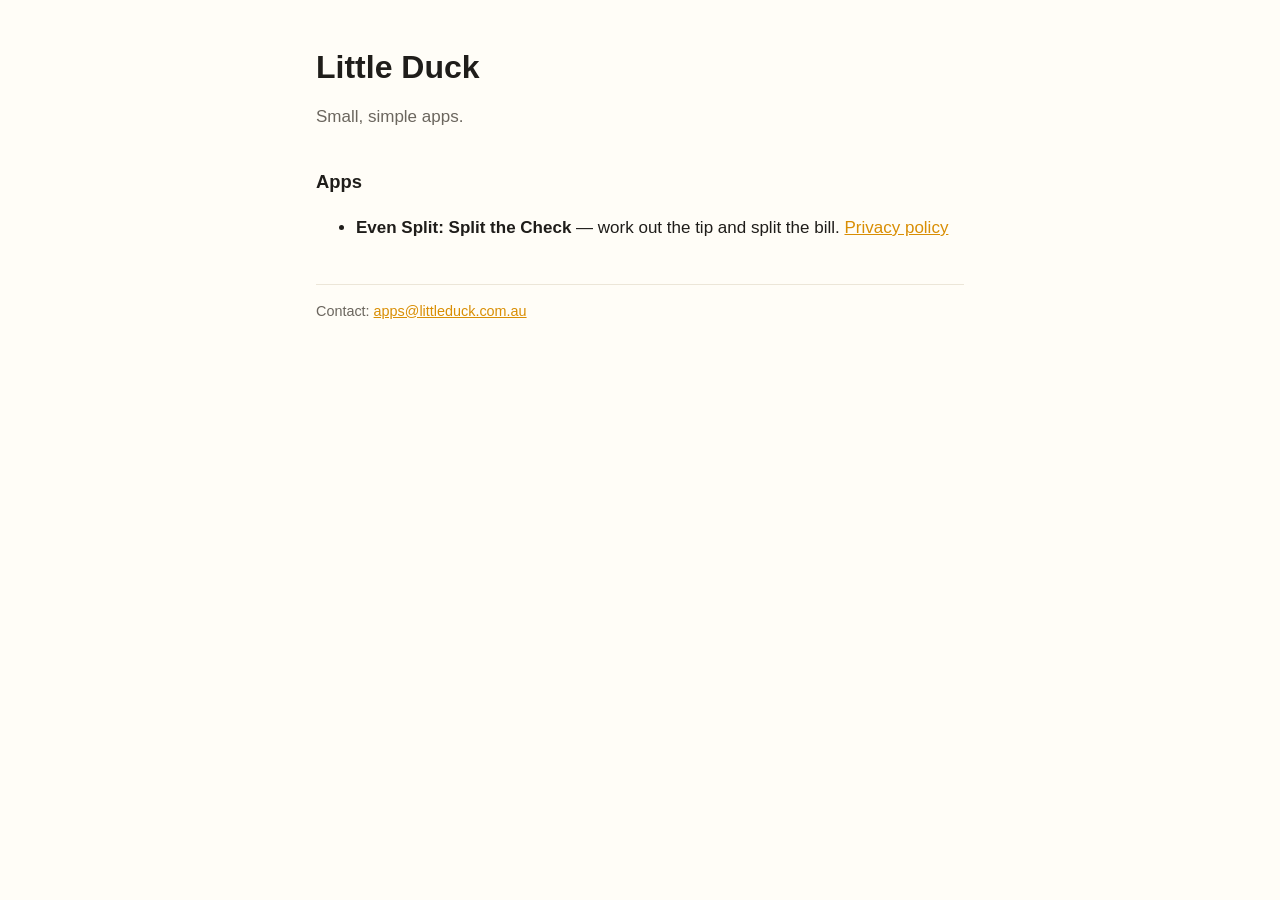
<file: index.html>
<!doctype html>
<html lang="en">
<head>
<meta charset="utf-8">
<meta name="viewport" content="width=device-width, initial-scale=1">
<title>Little Duck</title>
<meta name="description" content="Little Duck makes small, simple apps.">
<link rel="stylesheet" href="/style.css">
</head>
<body>
<main>
<h1>Little Duck</h1>
<p class="muted">Small, simple apps.</p>
<h2>Apps</h2>
<ul>
<li><strong>Even Split: Split the Check</strong> — work out the tip and split the bill. <a href="/tip-split/privacy/">Privacy policy</a></li>
</ul>
<footer>Contact: <a href="mailto:apps@littleduck.com.au">apps@littleduck.com.au</a></footer>
</main>
</body>
</html>
</file>
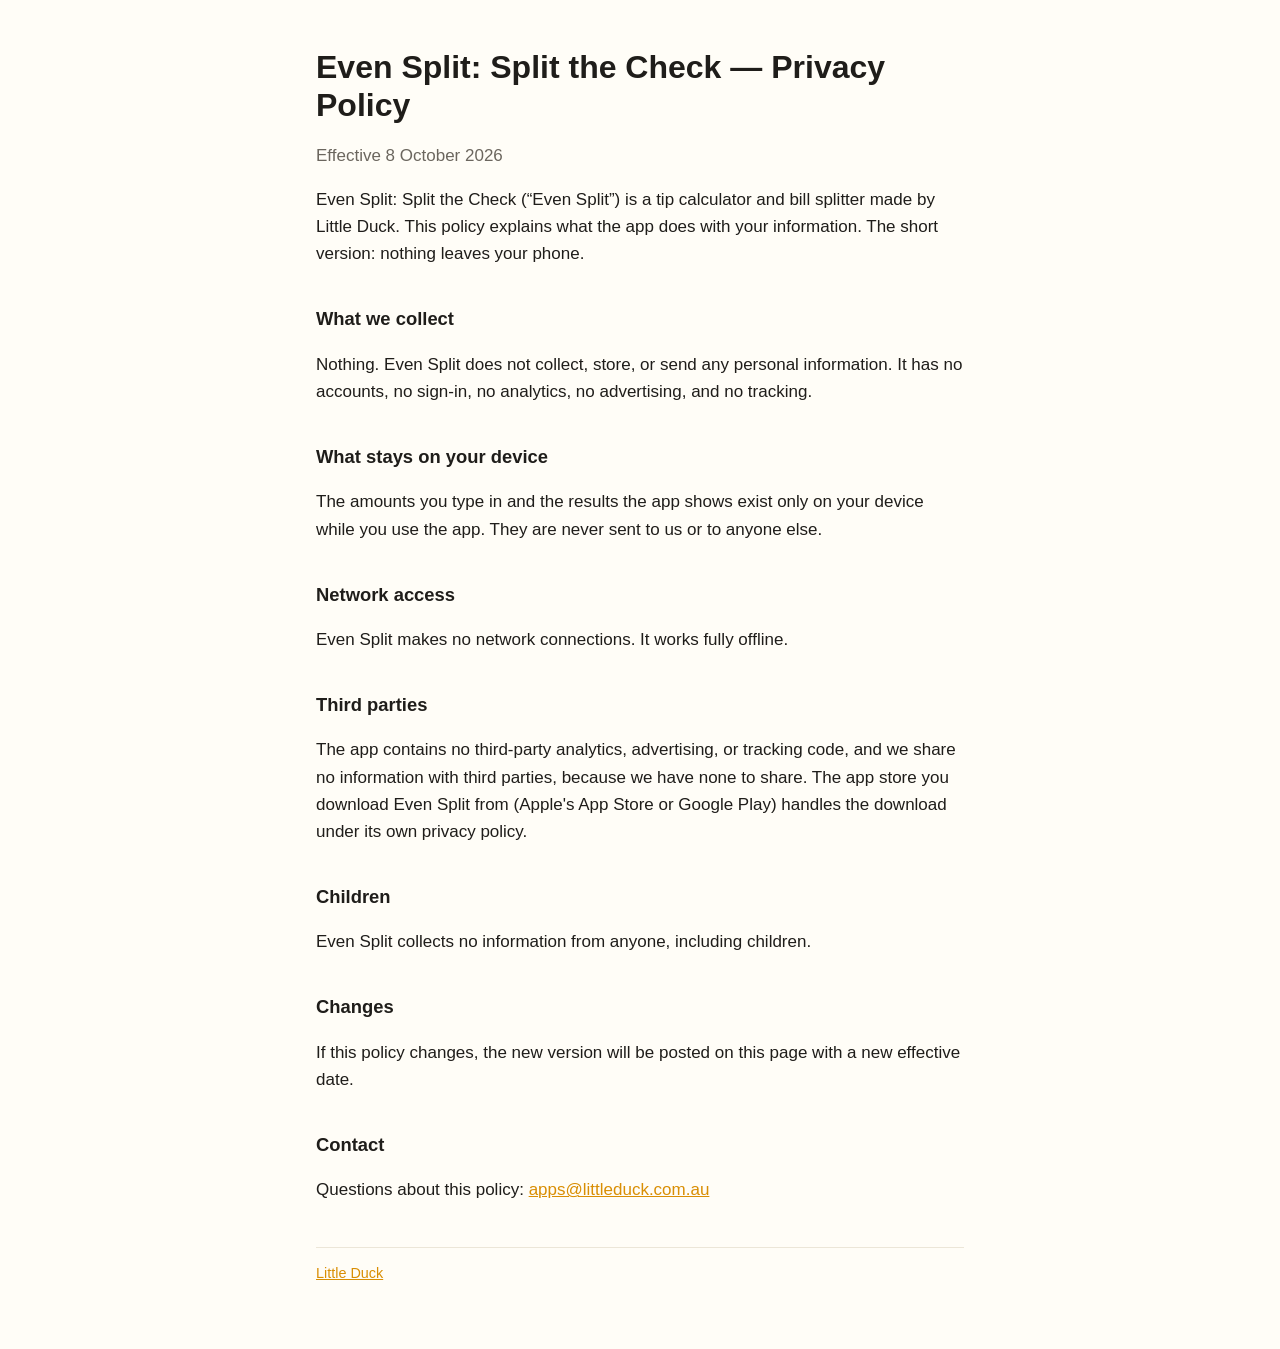
<file: tip-split/privacy/index.html>
<!doctype html>
<html lang="en">
<head>
<meta charset="utf-8">
<meta name="viewport" content="width=device-width, initial-scale=1">
<title>Even Split Privacy</title>
<meta name="description" content="Privacy policy for the Even Split: Split the Check app by Little Duck.">
<link rel="stylesheet" href="/style.css">
</head>
<body>
<main>
<h1>Even Split: Split the Check — Privacy Policy</h1>
<p class="muted">Effective 8 October 2026</p>

<p>Even Split: Split the Check (“Even Split”) is a tip calculator and bill splitter made by Little Duck. This policy explains what the app does with your information. The short version: nothing leaves your phone.</p>

<h2>What we collect</h2>
<p>Nothing. Even Split does not collect, store, or send any personal information. It has no accounts, no sign-in, no analytics, no advertising, and no tracking.</p>

<h2>What stays on your device</h2>
<p>The amounts you type in and the results the app shows exist only on your device while you use the app. They are never sent to us or to anyone else.</p>

<h2>Network access</h2>
<p>Even Split makes no network connections. It works fully offline.</p>

<h2>Third parties</h2>
<p>The app contains no third-party analytics, advertising, or tracking code, and we share no information with third parties, because we have none to share. The app store you download Even Split from (Apple's App Store or Google Play) handles the download under its own privacy policy.</p>

<h2>Children</h2>
<p>Even Split collects no information from anyone, including children.</p>

<h2>Changes</h2>
<p>If this policy changes, the new version will be posted on this page with a new effective date.</p>

<h2>Contact</h2>
<p>Questions about this policy: <a href="mailto:apps@littleduck.com.au">apps@littleduck.com.au</a></p>

<footer><a href="/">Little Duck</a></footer>
</main>
</body>
</html>
</file>
<file: style.css>
:root{--bg:#fffdf7;--fg:#1f1d1a;--muted:#6b665e;--accent:#d98e04;--line:#ece6d8}
@media (prefers-color-scheme:dark){:root{--bg:#171614;--fg:#f2efe8;--muted:#a8a296;--accent:#f2b134;--line:#2c2a26}}
*{box-sizing:border-box}
body{margin:0;background:var(--bg);color:var(--fg);font:17px/1.6 -apple-system,BlinkMacSystemFont,"Segoe UI",Roboto,sans-serif}
main{max-width:680px;margin:0 auto;padding:48px 16px 64px}
h1{font-size:2rem;line-height:1.2;margin:0 0 .25em}
h2{font-size:1.15rem;margin:2em 0 .4em}
p,li{color:var(--fg)}
.muted{color:var(--muted)}
a{color:var(--accent)}
footer{margin-top:3em;padding-top:1em;border-top:1px solid var(--line);font-size:.9rem;color:var(--muted)}
</file>
